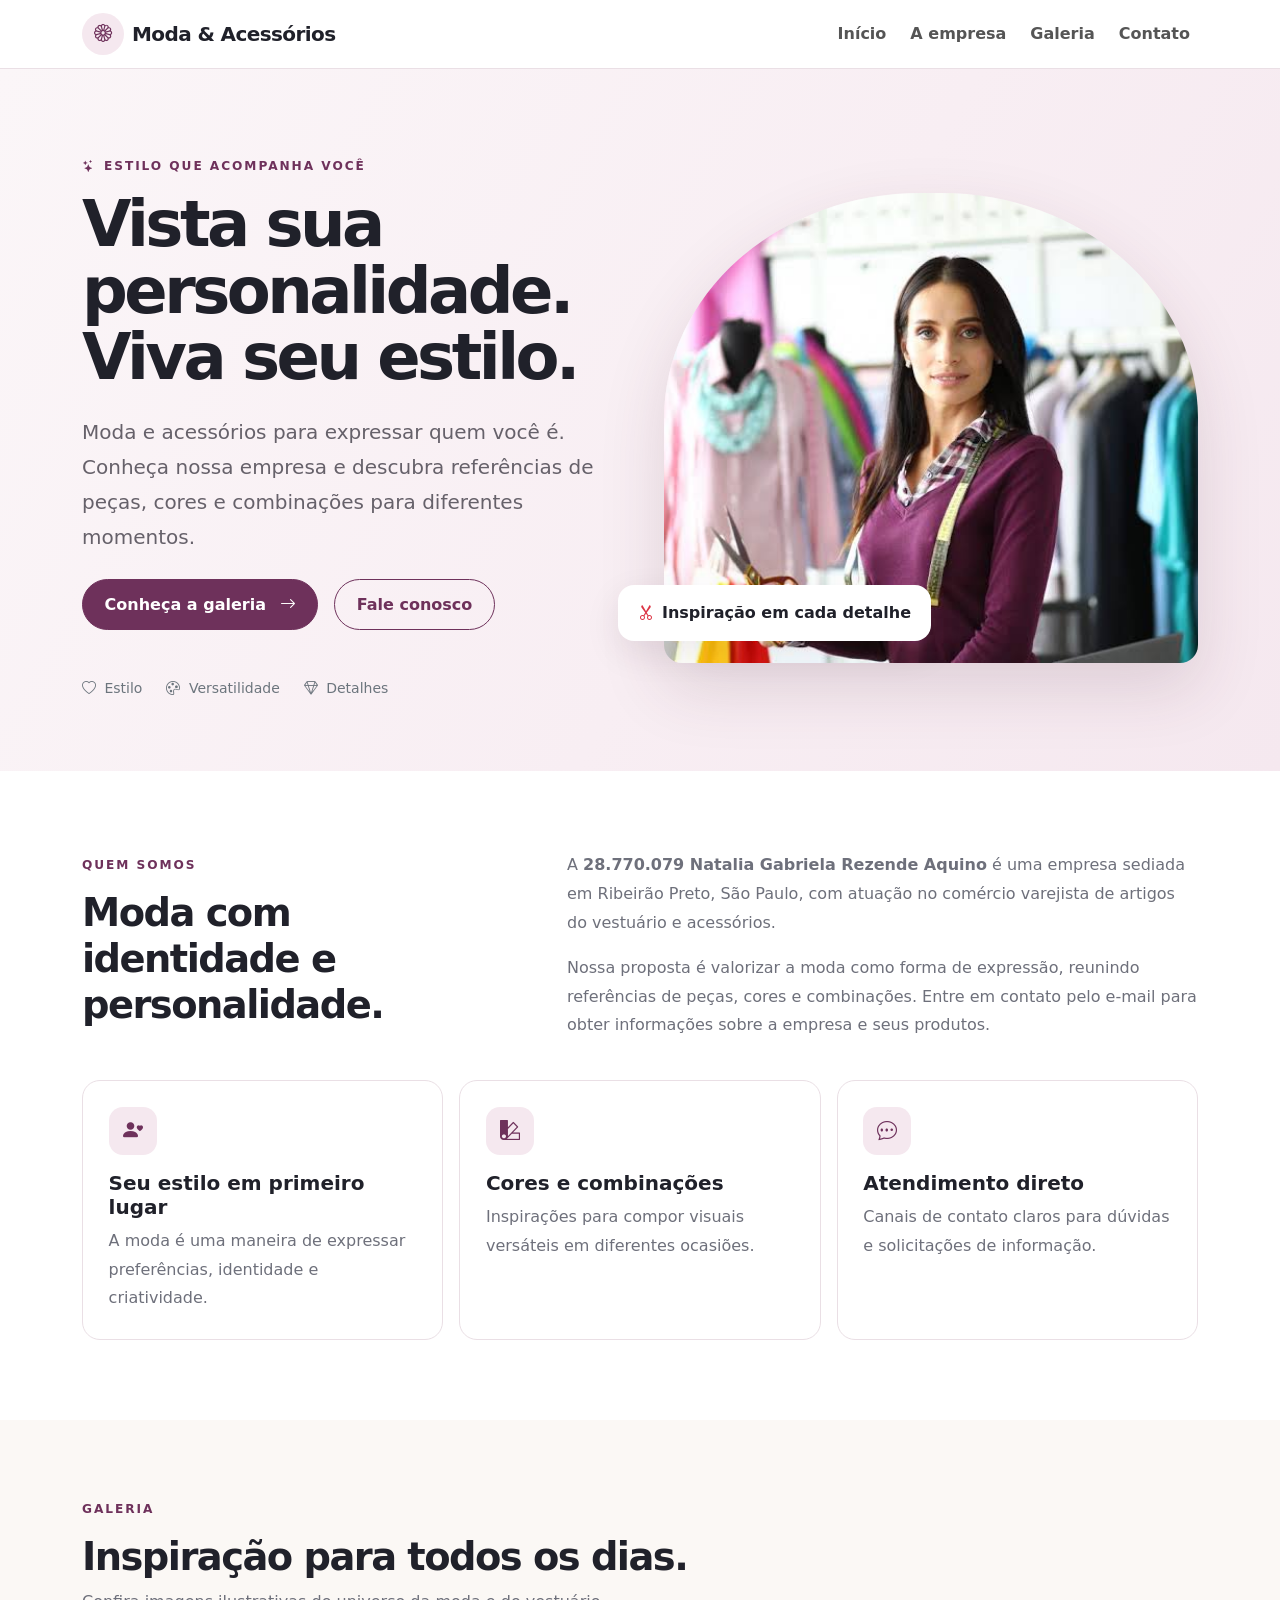
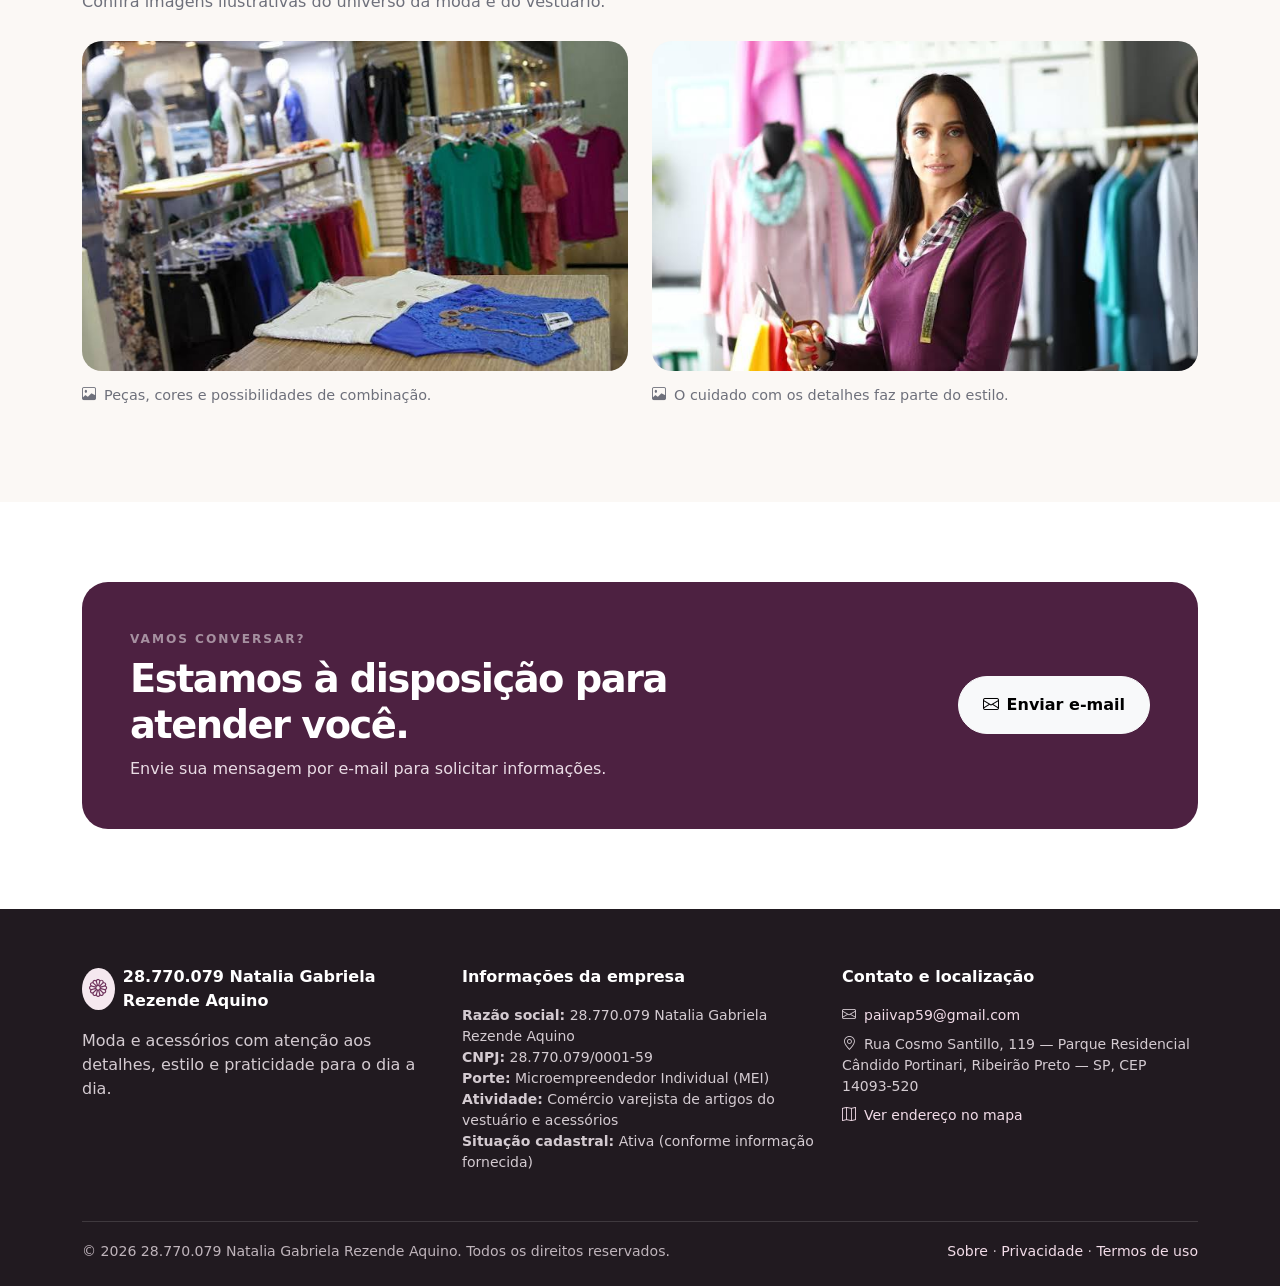
<file: index.html>
<!doctype html>
<html lang="pt-BR">
<head>
 <meta charset="utf-8"><meta name="viewport" content="width=device-width, initial-scale=1">
 <meta name="description" content="Moda e acessórios. Conheça a empresa 28.770.079 Natalia Gabriela Rezende Aquino, em Ribeirão Preto - SP.">
 <meta name="theme-color" content="#6e315b">
 <title>Moda & Acessórios | Natalia Gabriela</title>
 <link href="https://cdn.jsdelivr.net/npm/bootstrap@5.3.3/dist/css/bootstrap.min.css" rel="stylesheet">
 <link href="https://cdn.jsdelivr.net/npm/bootstrap-icons@1.11.3/font/bootstrap-icons.min.css" rel="stylesheet">
 <link href="assets/style.css" rel="stylesheet">
</head>
<body>

<nav class="navbar navbar-expand-lg sticky-top">
 <div class="container">
  <a class="navbar-brand d-flex align-items-center gap-2" href="index.html"><span class="brand-mark"><i class="bi bi-flower1"></i></span><span>Moda &amp; Acessórios</span></a>
  <button class="navbar-toggler" type="button" data-bs-toggle="collapse" data-bs-target="#mainNav" aria-controls="mainNav" aria-expanded="false" aria-label="Abrir menu"><span class="navbar-toggler-icon"></span></button>
  <div class="collapse navbar-collapse" id="mainNav">
   <ul class="navbar-nav ms-auto align-items-lg-center gap-lg-2">
    <li class="nav-item"><a class="nav-link" href="index.html#inicio">Início</a></li>
    <li class="nav-item"><a class="nav-link" href="index.html#sobre">A empresa</a></li>
    <li class="nav-item"><a class="nav-link" href="index.html#galeria">Galeria</a></li>
    <li class="nav-item"><a class="nav-link" href="index.html#contato">Contato</a></li>
   </ul>
  </div>
 </div>
</nav>

<main>
<section class="hero" id="inicio">
 <div class="container">
  <div class="row align-items-center g-5">
   <div class="col-lg-6">
    <div class="eyebrow mb-3"><i class="bi bi-stars me-2"></i>Estilo que acompanha você</div>
    <h1>Vista sua personalidade. Viva seu estilo.</h1>
    <p class="lead mt-4">Moda e acessórios para expressar quem você é. Conheça nossa empresa e descubra referências de peças, cores e combinações para diferentes momentos.</p>
    <div class="d-flex flex-wrap gap-3 mt-4">
     <a class="btn btn-plum" href="#galeria">Conheça a galeria <i class="bi bi-arrow-right ms-2"></i></a>
     <a class="btn btn-outline-plum" href="mailto:paiivap59@gmail.com">Fale conosco</a>
    </div>
    <div class="d-flex gap-4 mt-5 small text-secondary">
     <span><i class="bi bi-heart me-1"></i> Estilo</span><span><i class="bi bi-palette me-1"></i> Versatilidade</span><span><i class="bi bi-gem me-1"></i> Detalhes</span>
    </div>
   </div>
   <div class="col-lg-6 position-relative">
    <img class="hero-photo" src="assets/atelier-moda.jpg" alt="Profissional em um ateliê de moda, com roupas e acessórios ao fundo">
    <div class="hero-bubble"><i class="bi bi-scissors me-2 text-danger"></i>Inspiração em cada detalhe</div>
   </div>
  </div>
 </div>
</section>

<section class="section-pad" id="sobre">
 <div class="container">
  <div class="row align-items-center g-5">
   <div class="col-lg-5">
    <div class="eyebrow mb-3">Quem somos</div>
    <h2 class="section-title">Moda com identidade e personalidade.</h2>
   </div>
   <div class="col-lg-7">
    <p class="section-copy mb-3">A <strong>28.770.079 Natalia Gabriela Rezende Aquino</strong> é uma empresa sediada em Ribeirão Preto, São Paulo, com atuação no comércio varejista de artigos do vestuário e acessórios.</p>
    <p class="section-copy mb-0">Nossa proposta é valorizar a moda como forma de expressão, reunindo referências de peças, cores e combinações. Entre em contato pelo e-mail para obter informações sobre a empresa e seus produtos.</p>
   </div>
  </div>
  <div class="row g-3 mt-4">
   <div class="col-md-4"><div class="feature-card"><div class="feature-icon mb-3"><i class="bi bi-person-heart"></i></div><h3 class="h5 fw-bold">Seu estilo em primeiro lugar</h3><p class="section-copy mb-0">A moda é uma maneira de expressar preferências, identidade e criatividade.</p></div></div>
   <div class="col-md-4"><div class="feature-card"><div class="feature-icon mb-3"><i class="bi bi-palette2"></i></div><h3 class="h5 fw-bold">Cores e combinações</h3><p class="section-copy mb-0">Inspirações para compor visuais versáteis em diferentes ocasiões.</p></div></div>
   <div class="col-md-4"><div class="feature-card"><div class="feature-icon mb-3"><i class="bi bi-chat-dots"></i></div><h3 class="h5 fw-bold">Atendimento direto</h3><p class="section-copy mb-0">Canais de contato claros para dúvidas e solicitações de informação.</p></div></div>
  </div>
 </div>
</section>

<section class="section-pad section-soft" id="galeria">
 <div class="container">
  <div class="row align-items-end mb-4">
   <div class="col-lg-8"><div class="eyebrow mb-3">Galeria</div><h2 class="section-title">Inspiração para todos os dias.</h2><p class="section-copy mb-0">Confira imagens ilustrativas do universo da moda e do vestuário.</p></div>
  </div>
  <div class="row g-4">
   <div class="col-md-6"><img class="gallery-img" src="assets/pecas-moda.jpg" alt="Peças de vestuário expostas em uma loja de roupas"><p class="image-note"><i class="bi bi-image me-2"></i>Peças, cores e possibilidades de combinação.</p></div>
   <div class="col-md-6"><img class="gallery-img" src="assets/atelier-moda.jpg" alt="Ambiente de trabalho relacionado à moda e confecção"><p class="image-note"><i class="bi bi-image me-2"></i>O cuidado com os detalhes faz parte do estilo.</p></div>
  </div>
 </div>
</section>

<section class="section-pad" id="contato">
 <div class="container">
  <div class="cta-band">
   <div class="row align-items-center g-4">
    <div class="col-lg-8"><div class="eyebrow text-white-50 mb-2">Vamos conversar?</div><h2 class="section-title text-white">Estamos à disposição para atender você.</h2><p class="mb-0">Envie sua mensagem por e-mail para solicitar informações.</p></div>
    <div class="col-lg-4 text-lg-end"><a class="btn btn-light rounded-pill px-4 py-3 fw-bold" href="mailto:paiivap59@gmail.com"><i class="bi bi-envelope me-2"></i>Enviar e-mail</a></div>
   </div>
  </div>
 </div>
</section>
</main>

<footer class="site-footer">
 <div class="container">
  <div class="row g-4">
   <div class="col-lg-4">
    <div class="d-flex align-items-center gap-2 mb-3"><span class="brand-mark"><i class="bi bi-flower1"></i></span><span class="fw-bold">28.770.079 Natalia Gabriela Rezende Aquino</span></div>
    <p>Moda e acessórios com atenção aos detalhes, estilo e praticidade para o dia a dia.</p>
   </div>
   <div class="col-sm-6 col-lg-4">
    <div class="footer-heading">Informações da empresa</div>
    <ul class="list-unstyled small">
     <li><strong>Razão social:</strong> 28.770.079 Natalia Gabriela Rezende Aquino</li>
     <li><strong>CNPJ:</strong> 28.770.079/0001-59</li>
     <li><strong>Porte:</strong> Microempreendedor Individual (MEI)</li>
     <li><strong>Atividade:</strong> Comércio varejista de artigos do vestuário e acessórios</li>
     <li><strong>Situação cadastral:</strong> Ativa (conforme informação fornecida)</li>
    </ul>
   </div>
   <div class="col-sm-6 col-lg-4">
    <div class="footer-heading">Contato e localização</div>
    <p class="small mb-2"><i class="bi bi-envelope me-2"></i><a href="mailto:paiivap59@gmail.com">paiivap59@gmail.com</a></p>
    <p class="small mb-2"><i class="bi bi-geo-alt me-2"></i>Rua Cosmo Santillo, 119 — Parque Residencial Cândido Portinari, Ribeirão Preto — SP, CEP 14093-520</p>
    <p class="small"><a href="https://www.google.com/maps/search/?api=1&query=Rua+Cosmo+Santillo+119+Ribeir%C3%A3o+Preto+SP+14093-520" target="_blank" rel="noopener"><i class="bi bi-map me-2"></i>Ver endereço no mapa</a></p>
   </div>
  </div>
  <div class="footer-bottom d-flex flex-column flex-md-row justify-content-between gap-2">
   <span>© <span id="year"></span> 28.770.079 Natalia Gabriela Rezende Aquino. Todos os direitos reservados.</span>
   <span><a href="sobre.html">Sobre</a> · <a href="politica-de-privacidade.html">Privacidade</a> · <a href="termos-de-uso.html">Termos de uso</a></span>
  </div>
 </div>
</footer>
<script>document.getElementById('year').textContent = new Date().getFullYear();</script>
<script src="https://cdn.jsdelivr.net/npm/bootstrap@5.3.3/dist/js/bootstrap.bundle.min.js"></script>
</body></html>
</file>
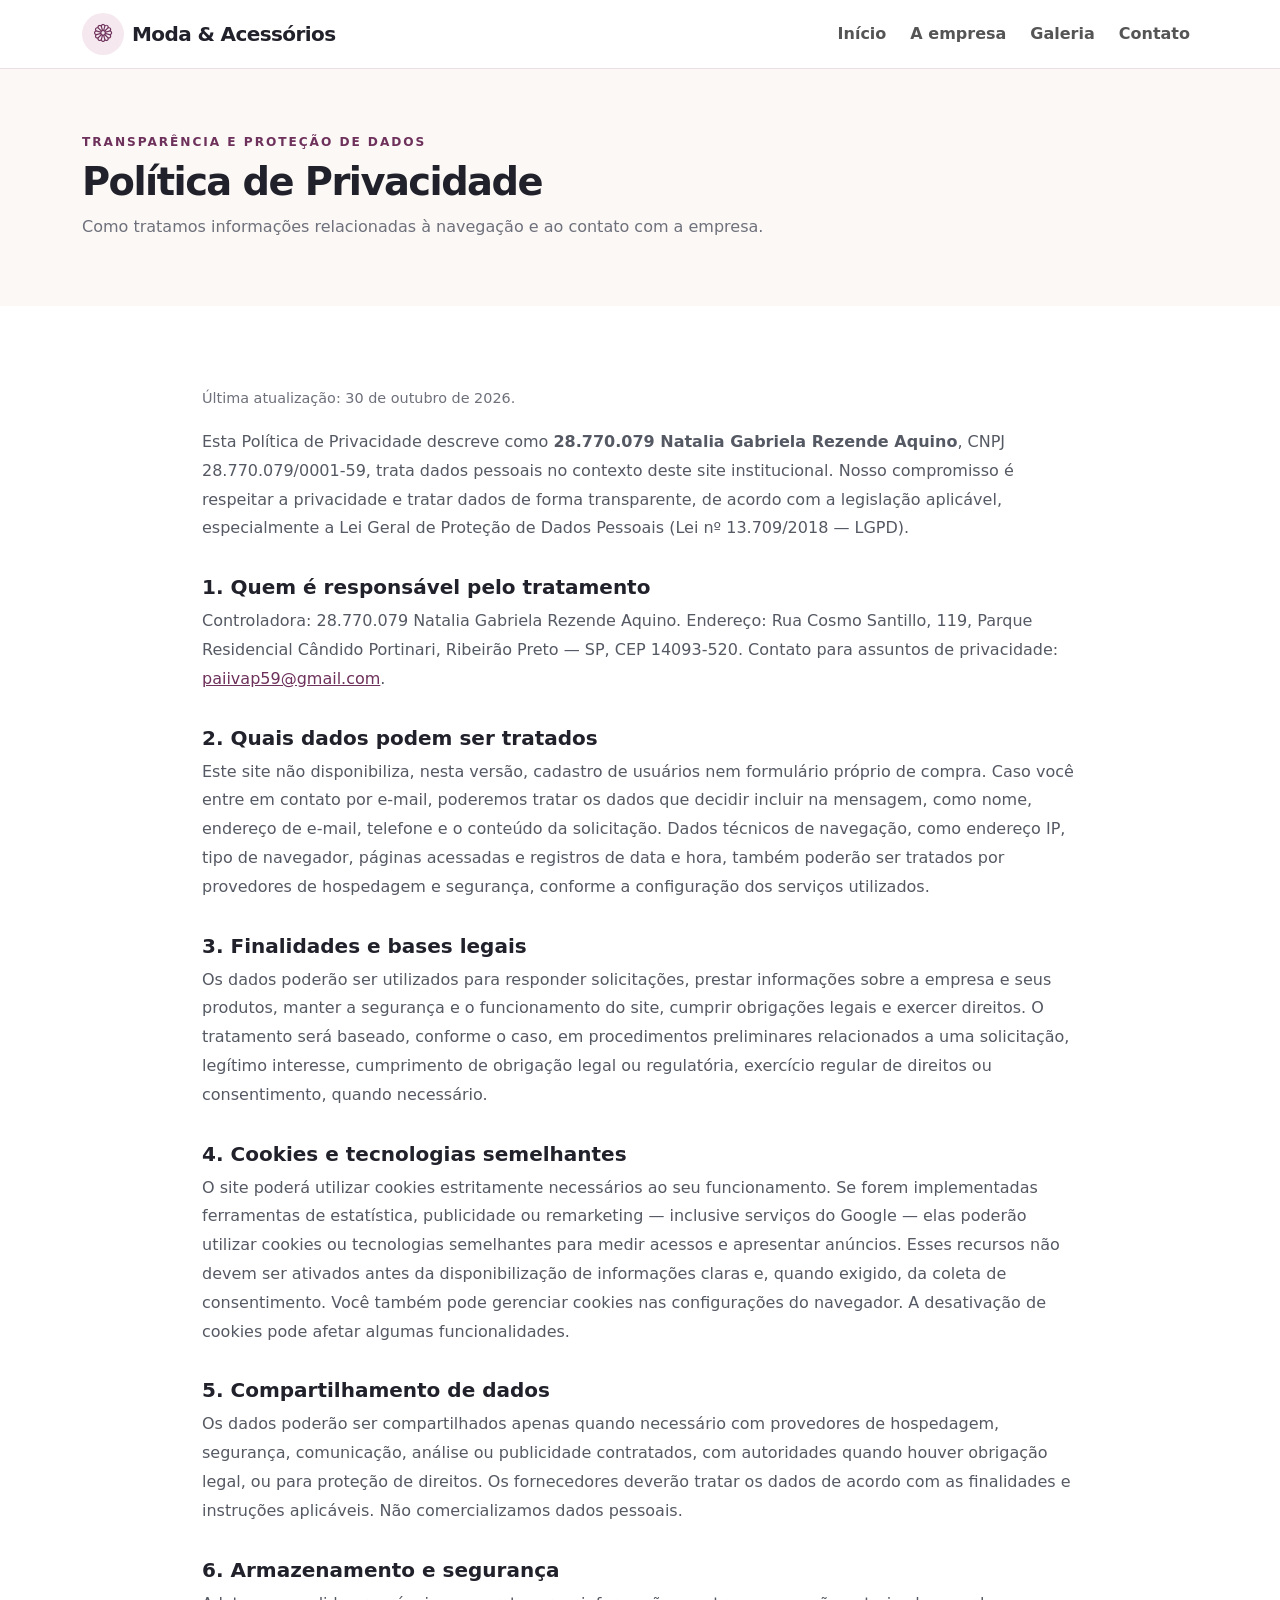
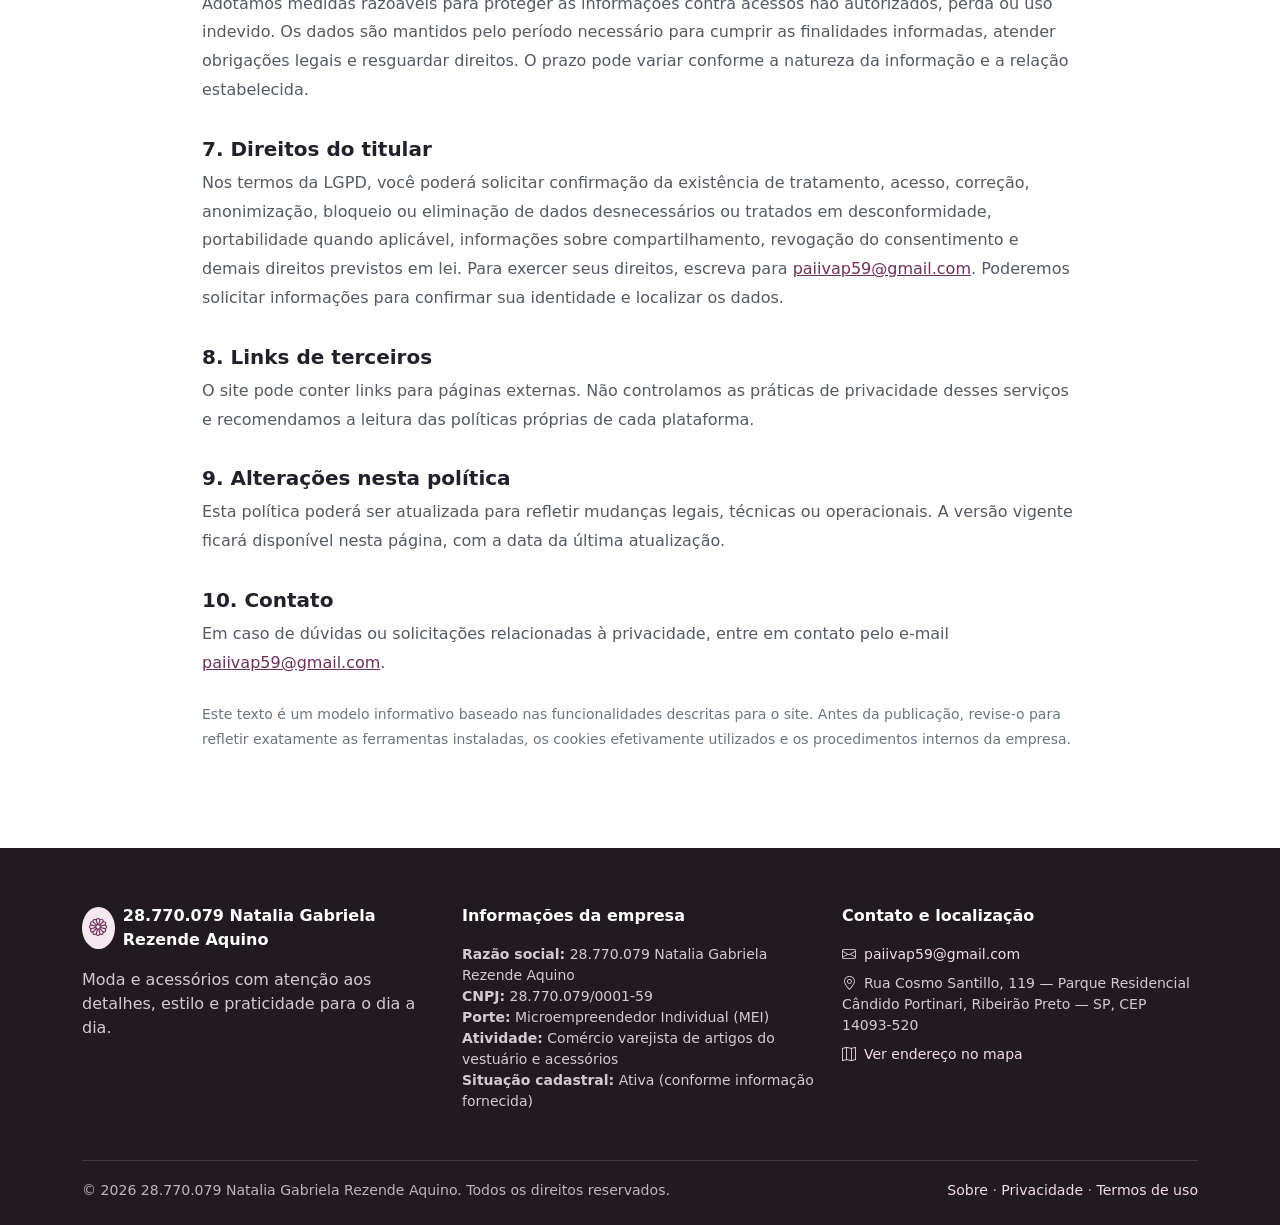
<file: politica-de-privacidade.html>
<!doctype html>
<html lang="pt-BR">
<head>
 <meta charset="utf-8"><meta name="viewport" content="width=device-width, initial-scale=1">
 <meta name="description" content="Moda e acessórios. Conheça a empresa 28.770.079 Natalia Gabriela Rezende Aquino, em Ribeirão Preto - SP.">
 <meta name="theme-color" content="#6e315b">
 <title>Política de Privacidade | Natalia Gabriela</title>
 <link href="https://cdn.jsdelivr.net/npm/bootstrap@5.3.3/dist/css/bootstrap.min.css" rel="stylesheet">
 <link href="https://cdn.jsdelivr.net/npm/bootstrap-icons@1.11.3/font/bootstrap-icons.min.css" rel="stylesheet">
 <link href="assets/style.css" rel="stylesheet">
</head><body>
<nav class="navbar navbar-expand-lg sticky-top">
 <div class="container">
  <a class="navbar-brand d-flex align-items-center gap-2" href="index.html"><span class="brand-mark"><i class="bi bi-flower1"></i></span><span>Moda &amp; Acessórios</span></a>
  <button class="navbar-toggler" type="button" data-bs-toggle="collapse" data-bs-target="#mainNav" aria-controls="mainNav" aria-expanded="false" aria-label="Abrir menu"><span class="navbar-toggler-icon"></span></button>
  <div class="collapse navbar-collapse" id="mainNav">
   <ul class="navbar-nav ms-auto align-items-lg-center gap-lg-2">
    <li class="nav-item"><a class="nav-link" href="index.html#inicio">Início</a></li>
    <li class="nav-item"><a class="nav-link" href="index.html#sobre">A empresa</a></li>
    <li class="nav-item"><a class="nav-link" href="index.html#galeria">Galeria</a></li>
    <li class="nav-item"><a class="nav-link" href="index.html#contato">Contato</a></li>
   </ul>
  </div>
 </div>
</nav>

<header class="legal-hero"><div class="container"><div class="eyebrow mb-2">Transparência e proteção de dados</div><h1 class="section-title">Política de Privacidade</h1><p class="section-copy mb-0">Como tratamos informações relacionadas à navegação e ao contato com a empresa.</p></div></header>
<main class="section-pad"><div class="container legal-content">
<p class="updated">Última atualização: 30 de outubro de 2026.</p>
<p>Esta Política de Privacidade descreve como <strong>28.770.079 Natalia Gabriela Rezende Aquino</strong>, CNPJ 28.770.079/0001-59, trata dados pessoais no contexto deste site institucional. Nosso compromisso é respeitar a privacidade e tratar dados de forma transparente, de acordo com a legislação aplicável, especialmente a Lei Geral de Proteção de Dados Pessoais (Lei nº 13.709/2018 — LGPD).</p>
<h2>1. Quem é responsável pelo tratamento</h2><p>Controladora: 28.770.079 Natalia Gabriela Rezende Aquino. Endereço: Rua Cosmo Santillo, 119, Parque Residencial Cândido Portinari, Ribeirão Preto — SP, CEP 14093-520. Contato para assuntos de privacidade: <a href="mailto:paiivap59@gmail.com">paiivap59@gmail.com</a>.</p>
<h2>2. Quais dados podem ser tratados</h2><p>Este site não disponibiliza, nesta versão, cadastro de usuários nem formulário próprio de compra. Caso você entre em contato por e-mail, poderemos tratar os dados que decidir incluir na mensagem, como nome, endereço de e-mail, telefone e o conteúdo da solicitação. Dados técnicos de navegação, como endereço IP, tipo de navegador, páginas acessadas e registros de data e hora, também poderão ser tratados por provedores de hospedagem e segurança, conforme a configuração dos serviços utilizados.</p>
<h2>3. Finalidades e bases legais</h2><p>Os dados poderão ser utilizados para responder solicitações, prestar informações sobre a empresa e seus produtos, manter a segurança e o funcionamento do site, cumprir obrigações legais e exercer direitos. O tratamento será baseado, conforme o caso, em procedimentos preliminares relacionados a uma solicitação, legítimo interesse, cumprimento de obrigação legal ou regulatória, exercício regular de direitos ou consentimento, quando necessário.</p>
<h2>4. Cookies e tecnologias semelhantes</h2><p>O site poderá utilizar cookies estritamente necessários ao seu funcionamento. Se forem implementadas ferramentas de estatística, publicidade ou remarketing — inclusive serviços do Google — elas poderão utilizar cookies ou tecnologias semelhantes para medir acessos e apresentar anúncios. Esses recursos não devem ser ativados antes da disponibilização de informações claras e, quando exigido, da coleta de consentimento. Você também pode gerenciar cookies nas configurações do navegador. A desativação de cookies pode afetar algumas funcionalidades.</p>
<h2>5. Compartilhamento de dados</h2><p>Os dados poderão ser compartilhados apenas quando necessário com provedores de hospedagem, segurança, comunicação, análise ou publicidade contratados, com autoridades quando houver obrigação legal, ou para proteção de direitos. Os fornecedores deverão tratar os dados de acordo com as finalidades e instruções aplicáveis. Não comercializamos dados pessoais.</p>
<h2>6. Armazenamento e segurança</h2><p>Adotamos medidas razoáveis para proteger as informações contra acessos não autorizados, perda ou uso indevido. Os dados são mantidos pelo período necessário para cumprir as finalidades informadas, atender obrigações legais e resguardar direitos. O prazo pode variar conforme a natureza da informação e a relação estabelecida.</p>
<h2>7. Direitos do titular</h2><p>Nos termos da LGPD, você poderá solicitar confirmação da existência de tratamento, acesso, correção, anonimização, bloqueio ou eliminação de dados desnecessários ou tratados em desconformidade, portabilidade quando aplicável, informações sobre compartilhamento, revogação do consentimento e demais direitos previstos em lei. Para exercer seus direitos, escreva para <a href="mailto:paiivap59@gmail.com">paiivap59@gmail.com</a>. Poderemos solicitar informações para confirmar sua identidade e localizar os dados.</p>
<h2>8. Links de terceiros</h2><p>O site pode conter links para páginas externas. Não controlamos as práticas de privacidade desses serviços e recomendamos a leitura das políticas próprias de cada plataforma.</p>
<h2>9. Alterações nesta política</h2><p>Esta política poderá ser atualizada para refletir mudanças legais, técnicas ou operacionais. A versão vigente ficará disponível nesta página, com a data da última atualização.</p>
<h2>10. Contato</h2><p>Em caso de dúvidas ou solicitações relacionadas à privacidade, entre em contato pelo e-mail <a href="mailto:paiivap59@gmail.com">paiivap59@gmail.com</a>.</p>
<p class="small text-secondary mt-4">Este texto é um modelo informativo baseado nas funcionalidades descritas para o site. Antes da publicação, revise-o para refletir exatamente as ferramentas instaladas, os cookies efetivamente utilizados e os procedimentos internos da empresa.</p>
</div></main>

<footer class="site-footer">
 <div class="container">
  <div class="row g-4">
   <div class="col-lg-4">
    <div class="d-flex align-items-center gap-2 mb-3"><span class="brand-mark"><i class="bi bi-flower1"></i></span><span class="fw-bold">28.770.079 Natalia Gabriela Rezende Aquino</span></div>
    <p>Moda e acessórios com atenção aos detalhes, estilo e praticidade para o dia a dia.</p>
   </div>
   <div class="col-sm-6 col-lg-4">
    <div class="footer-heading">Informações da empresa</div>
    <ul class="list-unstyled small">
     <li><strong>Razão social:</strong> 28.770.079 Natalia Gabriela Rezende Aquino</li>
     <li><strong>CNPJ:</strong> 28.770.079/0001-59</li>
     <li><strong>Porte:</strong> Microempreendedor Individual (MEI)</li>
     <li><strong>Atividade:</strong> Comércio varejista de artigos do vestuário e acessórios</li>
     <li><strong>Situação cadastral:</strong> Ativa (conforme informação fornecida)</li>
    </ul>
   </div>
   <div class="col-sm-6 col-lg-4">
    <div class="footer-heading">Contato e localização</div>
    <p class="small mb-2"><i class="bi bi-envelope me-2"></i><a href="mailto:paiivap59@gmail.com">paiivap59@gmail.com</a></p>
    <p class="small mb-2"><i class="bi bi-geo-alt me-2"></i>Rua Cosmo Santillo, 119 — Parque Residencial Cândido Portinari, Ribeirão Preto — SP, CEP 14093-520</p>
    <p class="small"><a href="https://www.google.com/maps/search/?api=1&query=Rua+Cosmo+Santillo+119+Ribeir%C3%A3o+Preto+SP+14093-520" target="_blank" rel="noopener"><i class="bi bi-map me-2"></i>Ver endereço no mapa</a></p>
   </div>
  </div>
  <div class="footer-bottom d-flex flex-column flex-md-row justify-content-between gap-2">
   <span>© <span id="year"></span> 28.770.079 Natalia Gabriela Rezende Aquino. Todos os direitos reservados.</span>
   <span><a href="sobre.html">Sobre</a> · <a href="politica-de-privacidade.html">Privacidade</a> · <a href="termos-de-uso.html">Termos de uso</a></span>
  </div>
 </div>
</footer>
<script>document.getElementById('year').textContent = new Date().getFullYear();</script>
<script src="https://cdn.jsdelivr.net/npm/bootstrap@5.3.3/dist/js/bootstrap.bundle.min.js"></script></body></html>
</file>
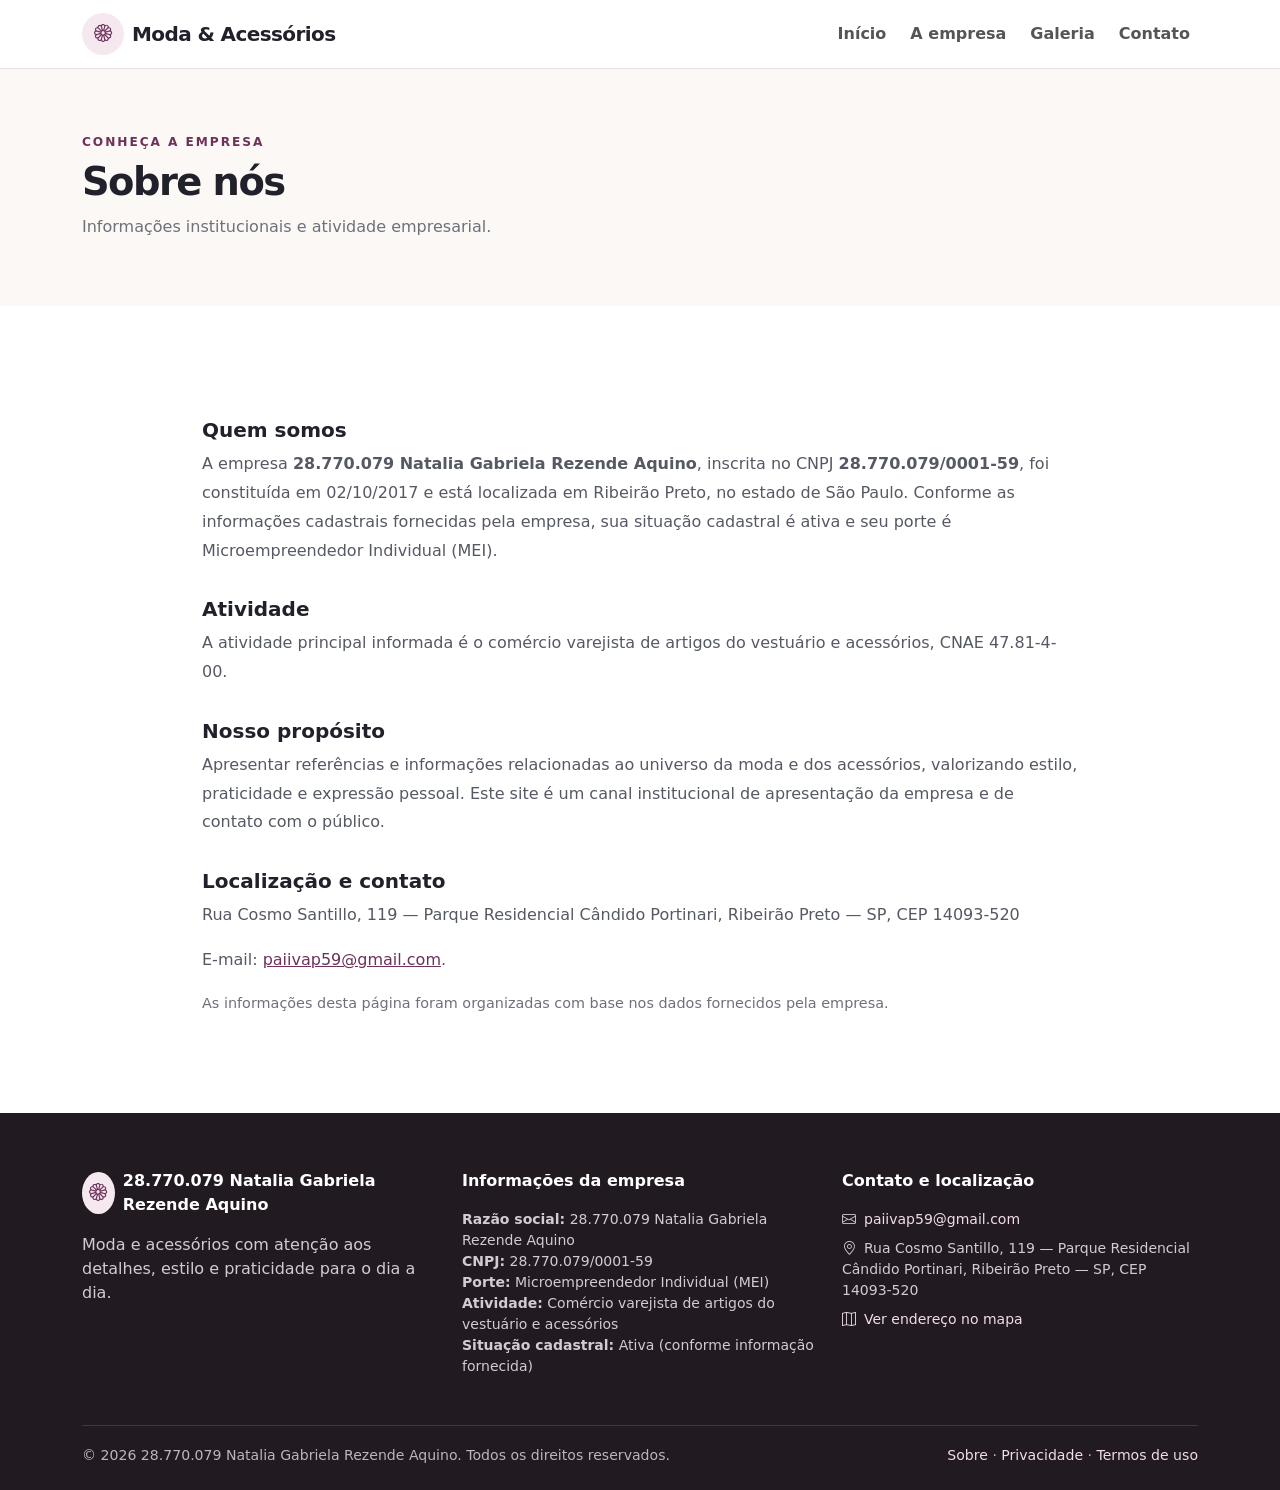
<file: sobre.html>
<!doctype html>
<html lang="pt-BR">
<head>
 <meta charset="utf-8"><meta name="viewport" content="width=device-width, initial-scale=1">
 <meta name="description" content="Moda e acessórios. Conheça a empresa 28.770.079 Natalia Gabriela Rezende Aquino, em Ribeirão Preto - SP.">
 <meta name="theme-color" content="#6e315b">
 <title>Sobre a empresa | Natalia Gabriela</title>
 <link href="https://cdn.jsdelivr.net/npm/bootstrap@5.3.3/dist/css/bootstrap.min.css" rel="stylesheet">
 <link href="https://cdn.jsdelivr.net/npm/bootstrap-icons@1.11.3/font/bootstrap-icons.min.css" rel="stylesheet">
 <link href="assets/style.css" rel="stylesheet">
</head><body>
<nav class="navbar navbar-expand-lg sticky-top">
 <div class="container">
  <a class="navbar-brand d-flex align-items-center gap-2" href="index.html"><span class="brand-mark"><i class="bi bi-flower1"></i></span><span>Moda &amp; Acessórios</span></a>
  <button class="navbar-toggler" type="button" data-bs-toggle="collapse" data-bs-target="#mainNav" aria-controls="mainNav" aria-expanded="false" aria-label="Abrir menu"><span class="navbar-toggler-icon"></span></button>
  <div class="collapse navbar-collapse" id="mainNav">
   <ul class="navbar-nav ms-auto align-items-lg-center gap-lg-2">
    <li class="nav-item"><a class="nav-link" href="index.html#inicio">Início</a></li>
    <li class="nav-item"><a class="nav-link" href="index.html#sobre">A empresa</a></li>
    <li class="nav-item"><a class="nav-link" href="index.html#galeria">Galeria</a></li>
    <li class="nav-item"><a class="nav-link" href="index.html#contato">Contato</a></li>
   </ul>
  </div>
 </div>
</nav>

<header class="legal-hero"><div class="container"><div class="eyebrow mb-2">Conheça a empresa</div><h1 class="section-title">Sobre nós</h1><p class="section-copy mb-0">Informações institucionais e atividade empresarial.</p></div></header>
<main class="section-pad"><div class="container legal-content">
<h2>Quem somos</h2>
<p>A empresa <strong>28.770.079 Natalia Gabriela Rezende Aquino</strong>, inscrita no CNPJ <strong>28.770.079/0001-59</strong>, foi constituída em 02/10/2017 e está localizada em Ribeirão Preto, no estado de São Paulo. Conforme as informações cadastrais fornecidas pela empresa, sua situação cadastral é ativa e seu porte é Microempreendedor Individual (MEI).</p>
<h2>Atividade</h2><p>A atividade principal informada é o comércio varejista de artigos do vestuário e acessórios, CNAE 47.81-4-00.</p>
<h2>Nosso propósito</h2><p>Apresentar referências e informações relacionadas ao universo da moda e dos acessórios, valorizando estilo, praticidade e expressão pessoal. Este site é um canal institucional de apresentação da empresa e de contato com o público.</p>
<h2>Localização e contato</h2><p>Rua Cosmo Santillo, 119 — Parque Residencial Cândido Portinari, Ribeirão Preto — SP, CEP 14093-520</p><p>E-mail: <a href="mailto:paiivap59@gmail.com">paiivap59@gmail.com</a>.</p>
<p class="updated">As informações desta página foram organizadas com base nos dados fornecidos pela empresa.</p>
</div></main>

<footer class="site-footer">
 <div class="container">
  <div class="row g-4">
   <div class="col-lg-4">
    <div class="d-flex align-items-center gap-2 mb-3"><span class="brand-mark"><i class="bi bi-flower1"></i></span><span class="fw-bold">28.770.079 Natalia Gabriela Rezende Aquino</span></div>
    <p>Moda e acessórios com atenção aos detalhes, estilo e praticidade para o dia a dia.</p>
   </div>
   <div class="col-sm-6 col-lg-4">
    <div class="footer-heading">Informações da empresa</div>
    <ul class="list-unstyled small">
     <li><strong>Razão social:</strong> 28.770.079 Natalia Gabriela Rezende Aquino</li>
     <li><strong>CNPJ:</strong> 28.770.079/0001-59</li>
     <li><strong>Porte:</strong> Microempreendedor Individual (MEI)</li>
     <li><strong>Atividade:</strong> Comércio varejista de artigos do vestuário e acessórios</li>
     <li><strong>Situação cadastral:</strong> Ativa (conforme informação fornecida)</li>
    </ul>
   </div>
   <div class="col-sm-6 col-lg-4">
    <div class="footer-heading">Contato e localização</div>
    <p class="small mb-2"><i class="bi bi-envelope me-2"></i><a href="mailto:paiivap59@gmail.com">paiivap59@gmail.com</a></p>
    <p class="small mb-2"><i class="bi bi-geo-alt me-2"></i>Rua Cosmo Santillo, 119 — Parque Residencial Cândido Portinari, Ribeirão Preto — SP, CEP 14093-520</p>
    <p class="small"><a href="https://www.google.com/maps/search/?api=1&query=Rua+Cosmo+Santillo+119+Ribeir%C3%A3o+Preto+SP+14093-520" target="_blank" rel="noopener"><i class="bi bi-map me-2"></i>Ver endereço no mapa</a></p>
   </div>
  </div>
  <div class="footer-bottom d-flex flex-column flex-md-row justify-content-between gap-2">
   <span>© <span id="year"></span> 28.770.079 Natalia Gabriela Rezende Aquino. Todos os direitos reservados.</span>
   <span><a href="sobre.html">Sobre</a> · <a href="politica-de-privacidade.html">Privacidade</a> · <a href="termos-de-uso.html">Termos de uso</a></span>
  </div>
 </div>
</footer>
<script>document.getElementById('year').textContent = new Date().getFullYear();</script>
<script src="https://cdn.jsdelivr.net/npm/bootstrap@5.3.3/dist/js/bootstrap.bundle.min.js"></script></body></html>
</file>
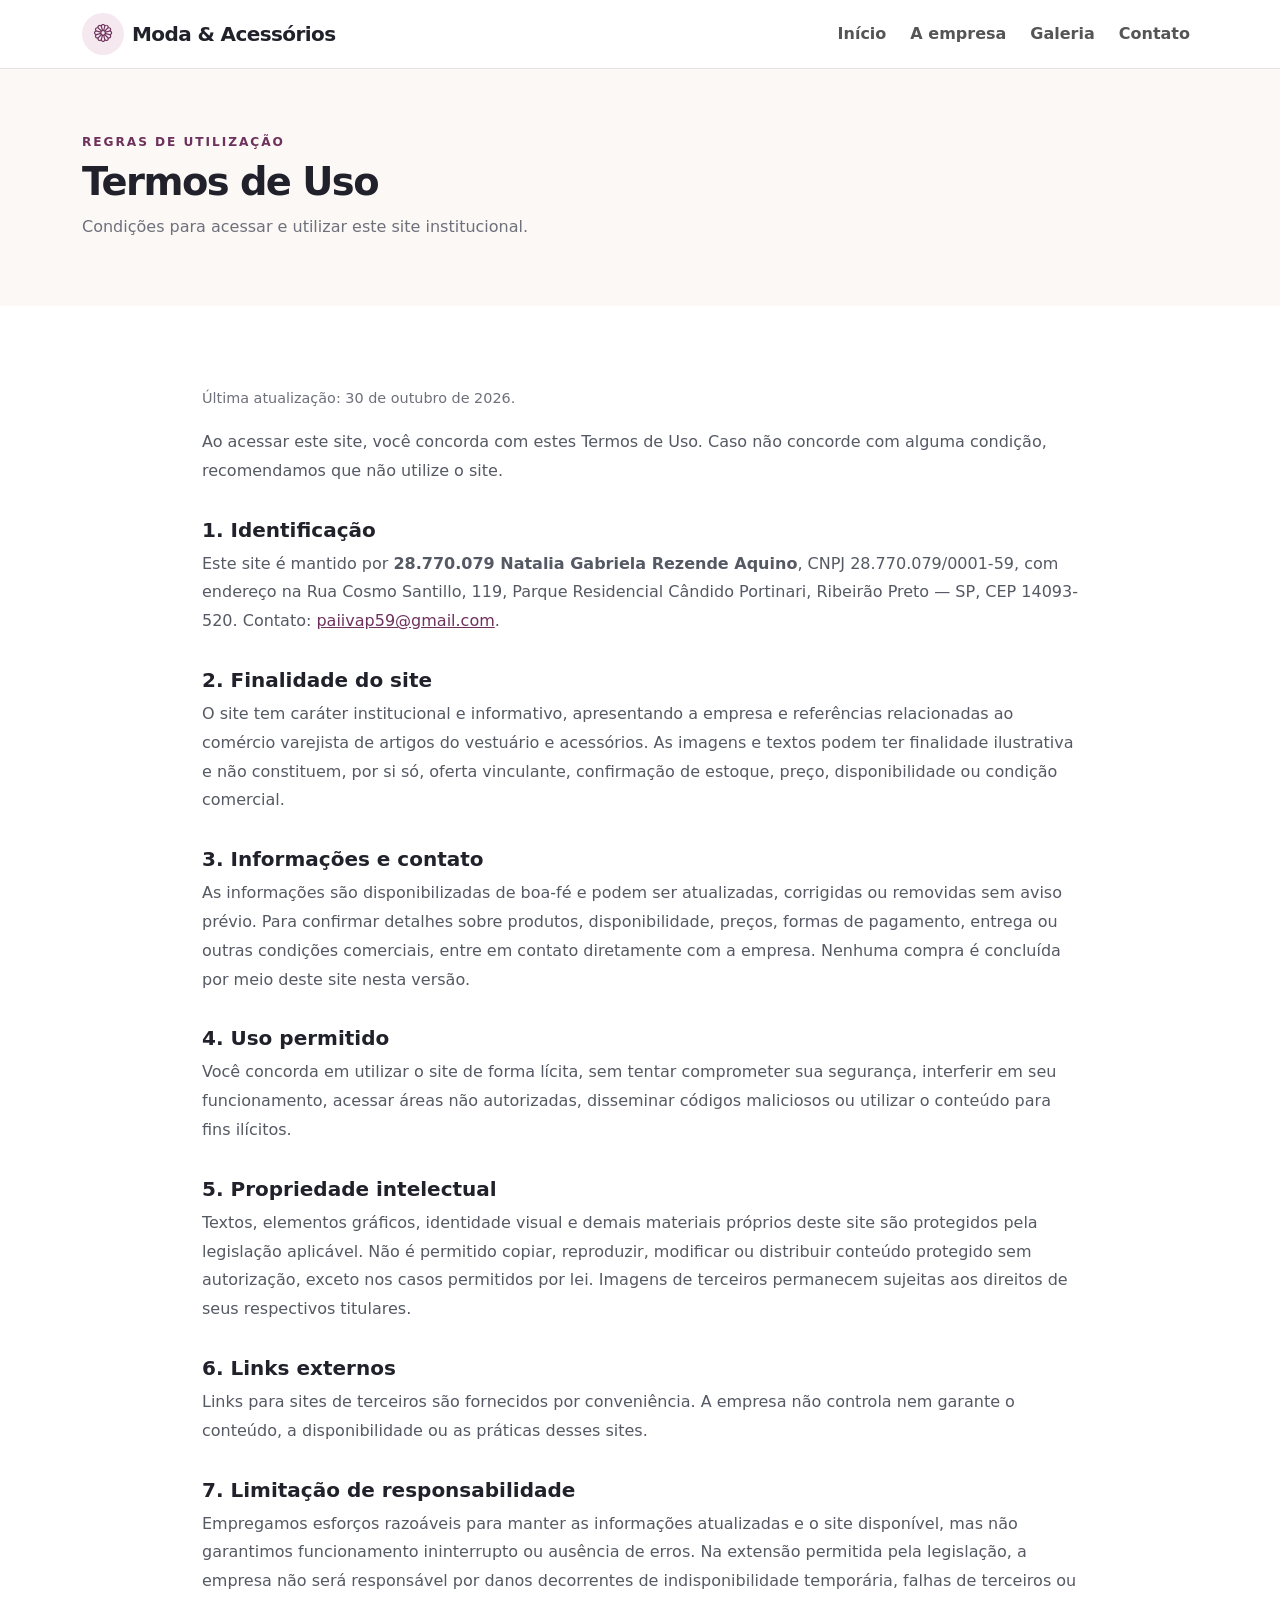
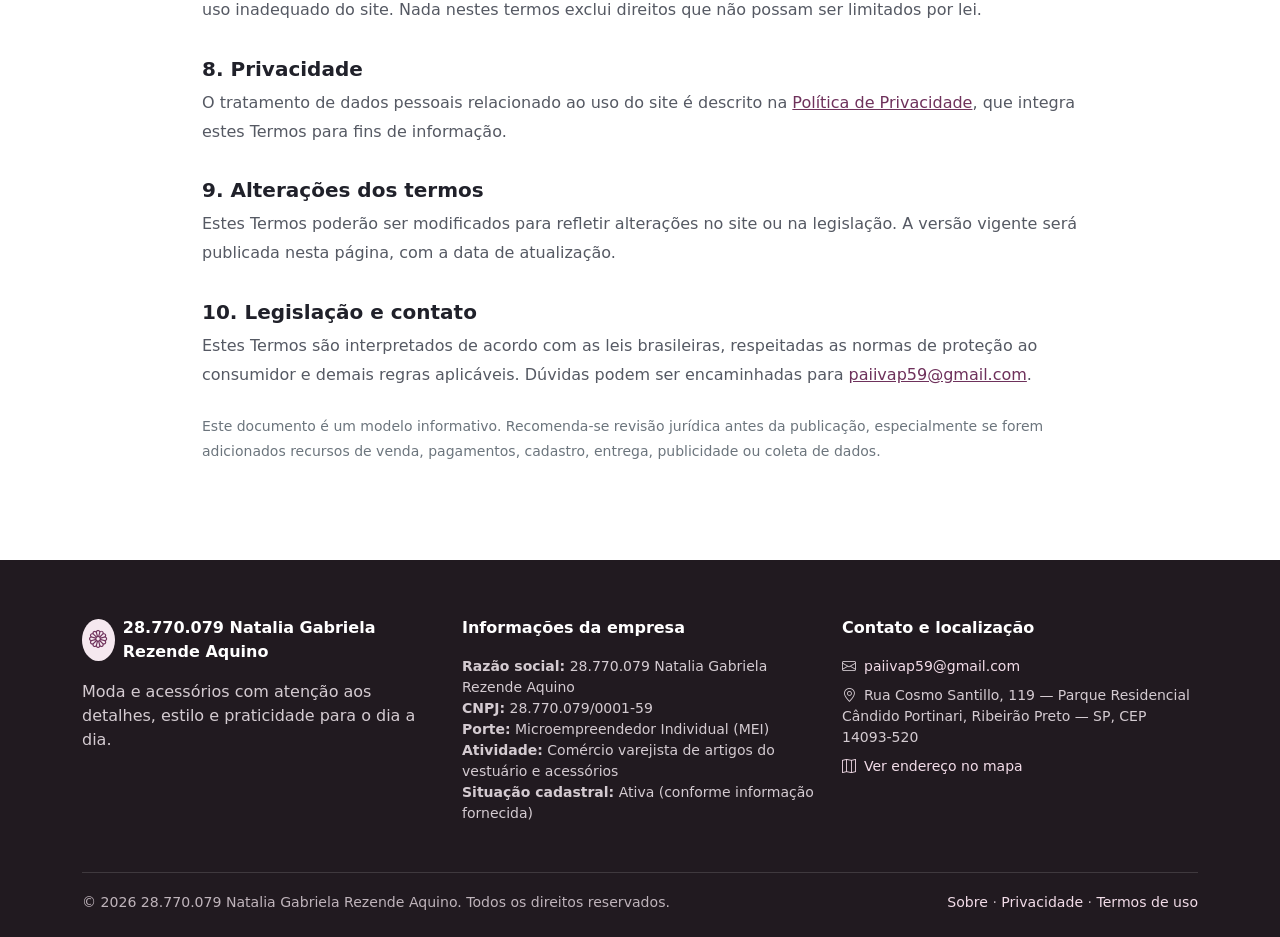
<file: termos-de-uso.html>
<!doctype html>
<html lang="pt-BR">
<head>
 <meta charset="utf-8"><meta name="viewport" content="width=device-width, initial-scale=1">
 <meta name="description" content="Moda e acessórios. Conheça a empresa 28.770.079 Natalia Gabriela Rezende Aquino, em Ribeirão Preto - SP.">
 <meta name="theme-color" content="#6e315b">
 <title>Termos de Uso | Natalia Gabriela</title>
 <link href="https://cdn.jsdelivr.net/npm/bootstrap@5.3.3/dist/css/bootstrap.min.css" rel="stylesheet">
 <link href="https://cdn.jsdelivr.net/npm/bootstrap-icons@1.11.3/font/bootstrap-icons.min.css" rel="stylesheet">
 <link href="assets/style.css" rel="stylesheet">
</head><body>
<nav class="navbar navbar-expand-lg sticky-top">
 <div class="container">
  <a class="navbar-brand d-flex align-items-center gap-2" href="index.html"><span class="brand-mark"><i class="bi bi-flower1"></i></span><span>Moda &amp; Acessórios</span></a>
  <button class="navbar-toggler" type="button" data-bs-toggle="collapse" data-bs-target="#mainNav" aria-controls="mainNav" aria-expanded="false" aria-label="Abrir menu"><span class="navbar-toggler-icon"></span></button>
  <div class="collapse navbar-collapse" id="mainNav">
   <ul class="navbar-nav ms-auto align-items-lg-center gap-lg-2">
    <li class="nav-item"><a class="nav-link" href="index.html#inicio">Início</a></li>
    <li class="nav-item"><a class="nav-link" href="index.html#sobre">A empresa</a></li>
    <li class="nav-item"><a class="nav-link" href="index.html#galeria">Galeria</a></li>
    <li class="nav-item"><a class="nav-link" href="index.html#contato">Contato</a></li>
   </ul>
  </div>
 </div>
</nav>

<header class="legal-hero"><div class="container"><div class="eyebrow mb-2">Regras de utilização</div><h1 class="section-title">Termos de Uso</h1><p class="section-copy mb-0">Condições para acessar e utilizar este site institucional.</p></div></header>
<main class="section-pad"><div class="container legal-content">
<p class="updated">Última atualização: 30 de outubro de 2026.</p>
<p>Ao acessar este site, você concorda com estes Termos de Uso. Caso não concorde com alguma condição, recomendamos que não utilize o site.</p>
<h2>1. Identificação</h2><p>Este site é mantido por <strong>28.770.079 Natalia Gabriela Rezende Aquino</strong>, CNPJ 28.770.079/0001-59, com endereço na Rua Cosmo Santillo, 119, Parque Residencial Cândido Portinari, Ribeirão Preto — SP, CEP 14093-520. Contato: <a href="mailto:paiivap59@gmail.com">paiivap59@gmail.com</a>.</p>
<h2>2. Finalidade do site</h2><p>O site tem caráter institucional e informativo, apresentando a empresa e referências relacionadas ao comércio varejista de artigos do vestuário e acessórios. As imagens e textos podem ter finalidade ilustrativa e não constituem, por si só, oferta vinculante, confirmação de estoque, preço, disponibilidade ou condição comercial.</p>
<h2>3. Informações e contato</h2><p>As informações são disponibilizadas de boa-fé e podem ser atualizadas, corrigidas ou removidas sem aviso prévio. Para confirmar detalhes sobre produtos, disponibilidade, preços, formas de pagamento, entrega ou outras condições comerciais, entre em contato diretamente com a empresa. Nenhuma compra é concluída por meio deste site nesta versão.</p>
<h2>4. Uso permitido</h2><p>Você concorda em utilizar o site de forma lícita, sem tentar comprometer sua segurança, interferir em seu funcionamento, acessar áreas não autorizadas, disseminar códigos maliciosos ou utilizar o conteúdo para fins ilícitos.</p>
<h2>5. Propriedade intelectual</h2><p>Textos, elementos gráficos, identidade visual e demais materiais próprios deste site são protegidos pela legislação aplicável. Não é permitido copiar, reproduzir, modificar ou distribuir conteúdo protegido sem autorização, exceto nos casos permitidos por lei. Imagens de terceiros permanecem sujeitas aos direitos de seus respectivos titulares.</p>
<h2>6. Links externos</h2><p>Links para sites de terceiros são fornecidos por conveniência. A empresa não controla nem garante o conteúdo, a disponibilidade ou as práticas desses sites.</p>
<h2>7. Limitação de responsabilidade</h2><p>Empregamos esforços razoáveis para manter as informações atualizadas e o site disponível, mas não garantimos funcionamento ininterrupto ou ausência de erros. Na extensão permitida pela legislação, a empresa não será responsável por danos decorrentes de indisponibilidade temporária, falhas de terceiros ou uso inadequado do site. Nada nestes termos exclui direitos que não possam ser limitados por lei.</p>
<h2>8. Privacidade</h2><p>O tratamento de dados pessoais relacionado ao uso do site é descrito na <a href="politica-de-privacidade.html">Política de Privacidade</a>, que integra estes Termos para fins de informação.</p>
<h2>9. Alterações dos termos</h2><p>Estes Termos poderão ser modificados para refletir alterações no site ou na legislação. A versão vigente será publicada nesta página, com a data de atualização.</p>
<h2>10. Legislação e contato</h2><p>Estes Termos são interpretados de acordo com as leis brasileiras, respeitadas as normas de proteção ao consumidor e demais regras aplicáveis. Dúvidas podem ser encaminhadas para <a href="mailto:paiivap59@gmail.com">paiivap59@gmail.com</a>.</p>
<p class="small text-secondary mt-4">Este documento é um modelo informativo. Recomenda-se revisão jurídica antes da publicação, especialmente se forem adicionados recursos de venda, pagamentos, cadastro, entrega, publicidade ou coleta de dados.</p>
</div></main>

<footer class="site-footer">
 <div class="container">
  <div class="row g-4">
   <div class="col-lg-4">
    <div class="d-flex align-items-center gap-2 mb-3"><span class="brand-mark"><i class="bi bi-flower1"></i></span><span class="fw-bold">28.770.079 Natalia Gabriela Rezende Aquino</span></div>
    <p>Moda e acessórios com atenção aos detalhes, estilo e praticidade para o dia a dia.</p>
   </div>
   <div class="col-sm-6 col-lg-4">
    <div class="footer-heading">Informações da empresa</div>
    <ul class="list-unstyled small">
     <li><strong>Razão social:</strong> 28.770.079 Natalia Gabriela Rezende Aquino</li>
     <li><strong>CNPJ:</strong> 28.770.079/0001-59</li>
     <li><strong>Porte:</strong> Microempreendedor Individual (MEI)</li>
     <li><strong>Atividade:</strong> Comércio varejista de artigos do vestuário e acessórios</li>
     <li><strong>Situação cadastral:</strong> Ativa (conforme informação fornecida)</li>
    </ul>
   </div>
   <div class="col-sm-6 col-lg-4">
    <div class="footer-heading">Contato e localização</div>
    <p class="small mb-2"><i class="bi bi-envelope me-2"></i><a href="mailto:paiivap59@gmail.com">paiivap59@gmail.com</a></p>
    <p class="small mb-2"><i class="bi bi-geo-alt me-2"></i>Rua Cosmo Santillo, 119 — Parque Residencial Cândido Portinari, Ribeirão Preto — SP, CEP 14093-520</p>
    <p class="small"><a href="https://www.google.com/maps/search/?api=1&query=Rua+Cosmo+Santillo+119+Ribeir%C3%A3o+Preto+SP+14093-520" target="_blank" rel="noopener"><i class="bi bi-map me-2"></i>Ver endereço no mapa</a></p>
   </div>
  </div>
  <div class="footer-bottom d-flex flex-column flex-md-row justify-content-between gap-2">
   <span>© <span id="year"></span> 28.770.079 Natalia Gabriela Rezende Aquino. Todos os direitos reservados.</span>
   <span><a href="sobre.html">Sobre</a> · <a href="politica-de-privacidade.html">Privacidade</a> · <a href="termos-de-uso.html">Termos de uso</a></span>
  </div>
 </div>
</footer>
<script>document.getElementById('year').textContent = new Date().getFullYear();</script>
<script src="https://cdn.jsdelivr.net/npm/bootstrap@5.3.3/dist/js/bootstrap.bundle.min.js"></script></body></html>
</file>
<file: assets/style.css>
:root{
  --ink:#20212a; --muted:#6e707b; --plum:#6e315b; --plum-dark:#4d2141;
  --rose:#f5e8ef; --cream:#fbf8f5; --line:#eadfe5; --gold:#c49b62;
}
*{box-sizing:border-box}
html{scroll-behavior:smooth}
body{font-family:system-ui,-apple-system,"Segoe UI",sans-serif;color:var(--ink);background:#fff}
a{color:var(--plum)}
.navbar{background:rgba(255,255,255,.96);backdrop-filter:blur(10px);border-bottom:1px solid var(--line)}
.brand-mark{width:42px;height:42px;border-radius:50%;display:inline-grid;place-items:center;background:var(--rose);color:var(--plum);font-size:1.15rem}
.navbar-brand{font-weight:750;letter-spacing:-.03em;color:var(--ink)}
.nav-link{font-weight:600;color:#555!important}
.nav-link:hover{color:var(--plum)!important}
.btn-plum{background:var(--plum);border-color:var(--plum);color:white;border-radius:999px;padding:.8rem 1.35rem;font-weight:650}
.btn-plum:hover{background:var(--plum-dark);border-color:var(--plum-dark);color:white}
.btn-outline-plum{border:1px solid var(--plum);color:var(--plum);border-radius:999px;padding:.8rem 1.35rem;font-weight:650}
.btn-outline-plum:hover{background:var(--plum);color:white}
.hero{background:linear-gradient(120deg,#fbf6f8 0%,#f8eef3 58%,#f5e8ef 100%);padding:5.5rem 0 4.5rem;overflow:hidden}
.eyebrow{text-transform:uppercase;letter-spacing:.16em;color:var(--plum);font-size:.76rem;font-weight:800}
.hero h1{font-size:clamp(2.5rem,5vw,4.6rem);line-height:1.04;letter-spacing:-.055em;font-weight:800;max-width:650px}
.hero p.lead{color:#66616a;max-width:560px;line-height:1.75}
.hero-photo{width:100%;height:470px;object-fit:cover;border-radius:48% 48% 18px 18px;box-shadow:0 25px 65px #522a3b25}
.hero-bubble{position:absolute;bottom:22px;left:-22px;background:white;padding:1rem 1.25rem;border-radius:16px;box-shadow:0 12px 35px #40203018;font-weight:650}
.section-pad{padding:5rem 0}
.section-soft{background:var(--cream)}
.section-title{font-weight:800;letter-spacing:-.04em;font-size:clamp(2rem,3vw,3rem)}
.section-copy{color:var(--muted);line-height:1.8}
.feature-card{height:100%;padding:1.6rem;border:1px solid var(--line);border-radius:18px;background:white;transition:.2s}
.feature-card:hover{transform:translateY(-4px);box-shadow:0 18px 35px #38202b10}
.feature-icon{width:48px;height:48px;display:grid;place-items:center;border-radius:14px;background:var(--rose);color:var(--plum);font-size:1.25rem}
.gallery-img{width:100%;height:330px;object-fit:cover;border-radius:20px}
.image-note{font-size:.9rem;color:var(--muted);margin-top:.85rem}
.cta-band{background:var(--plum-dark);color:#fff;border-radius:26px;padding:3rem}
.cta-band p{color:#eadce5}
.site-footer{background:#211a20;color:#fff;padding:3.5rem 0 1.5rem}
.site-footer p,.site-footer li{color:#d4cbd1}
.site-footer a{color:#f2dce8;text-decoration:none}
.site-footer a:hover{text-decoration:underline}
.footer-heading{font-weight:750;margin-bottom:1rem}
.footer-bottom{border-top:1px solid #ffffff22;margin-top:2rem;padding-top:1.2rem;color:#bfb4bb;font-size:.88rem}
.legal-hero{background:var(--cream);padding:4rem 0}
.legal-content{max-width:900px}
.legal-content h2{font-size:1.25rem;font-weight:750;margin-top:2rem}
.legal-content p,.legal-content li{color:#555963;line-height:1.8}
.legal-content .updated{color:var(--muted);font-size:.9rem}
@media(max-width:767px){
 .hero{padding:4rem 0 3rem}.hero-photo{height:360px;margin-top:2rem}.hero-bubble{left:8px}
 .section-pad{padding:3.5rem 0}.gallery-img{height:260px}.cta-band{padding:2rem}
}
</file>
